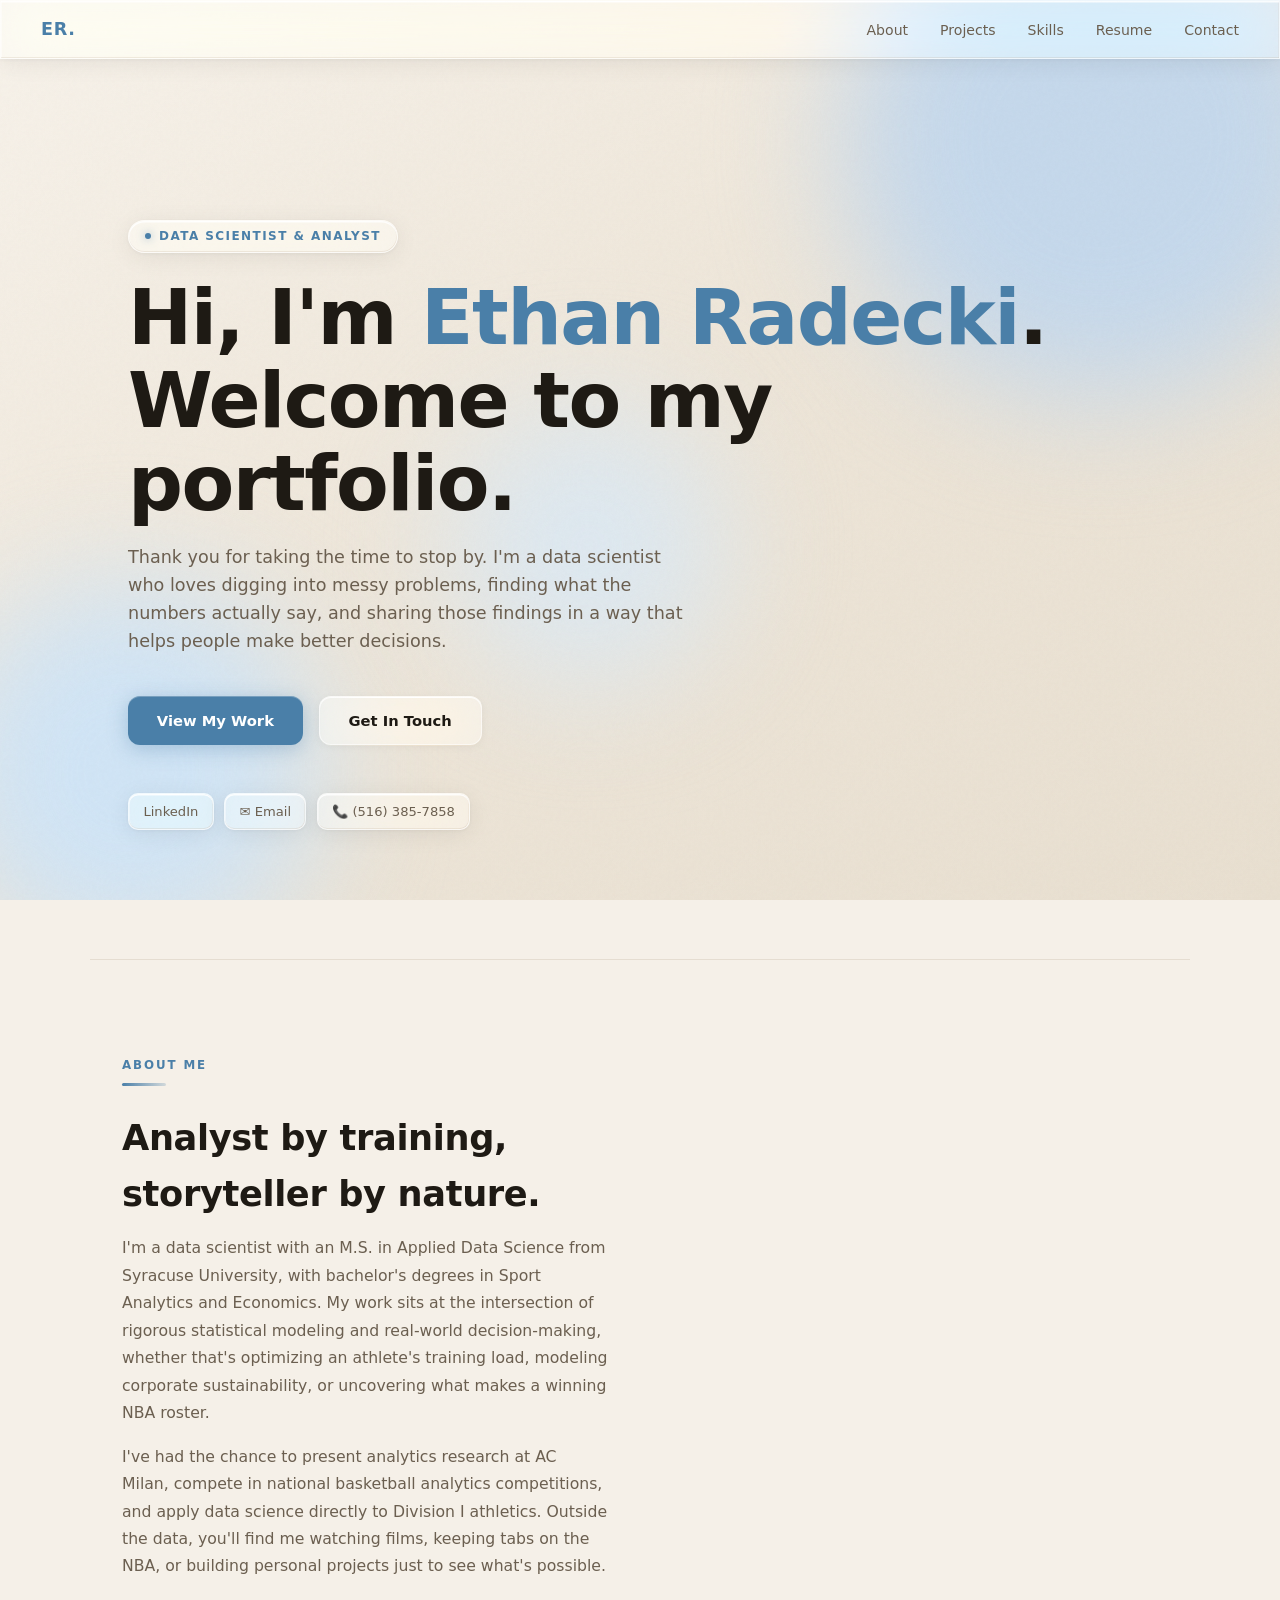
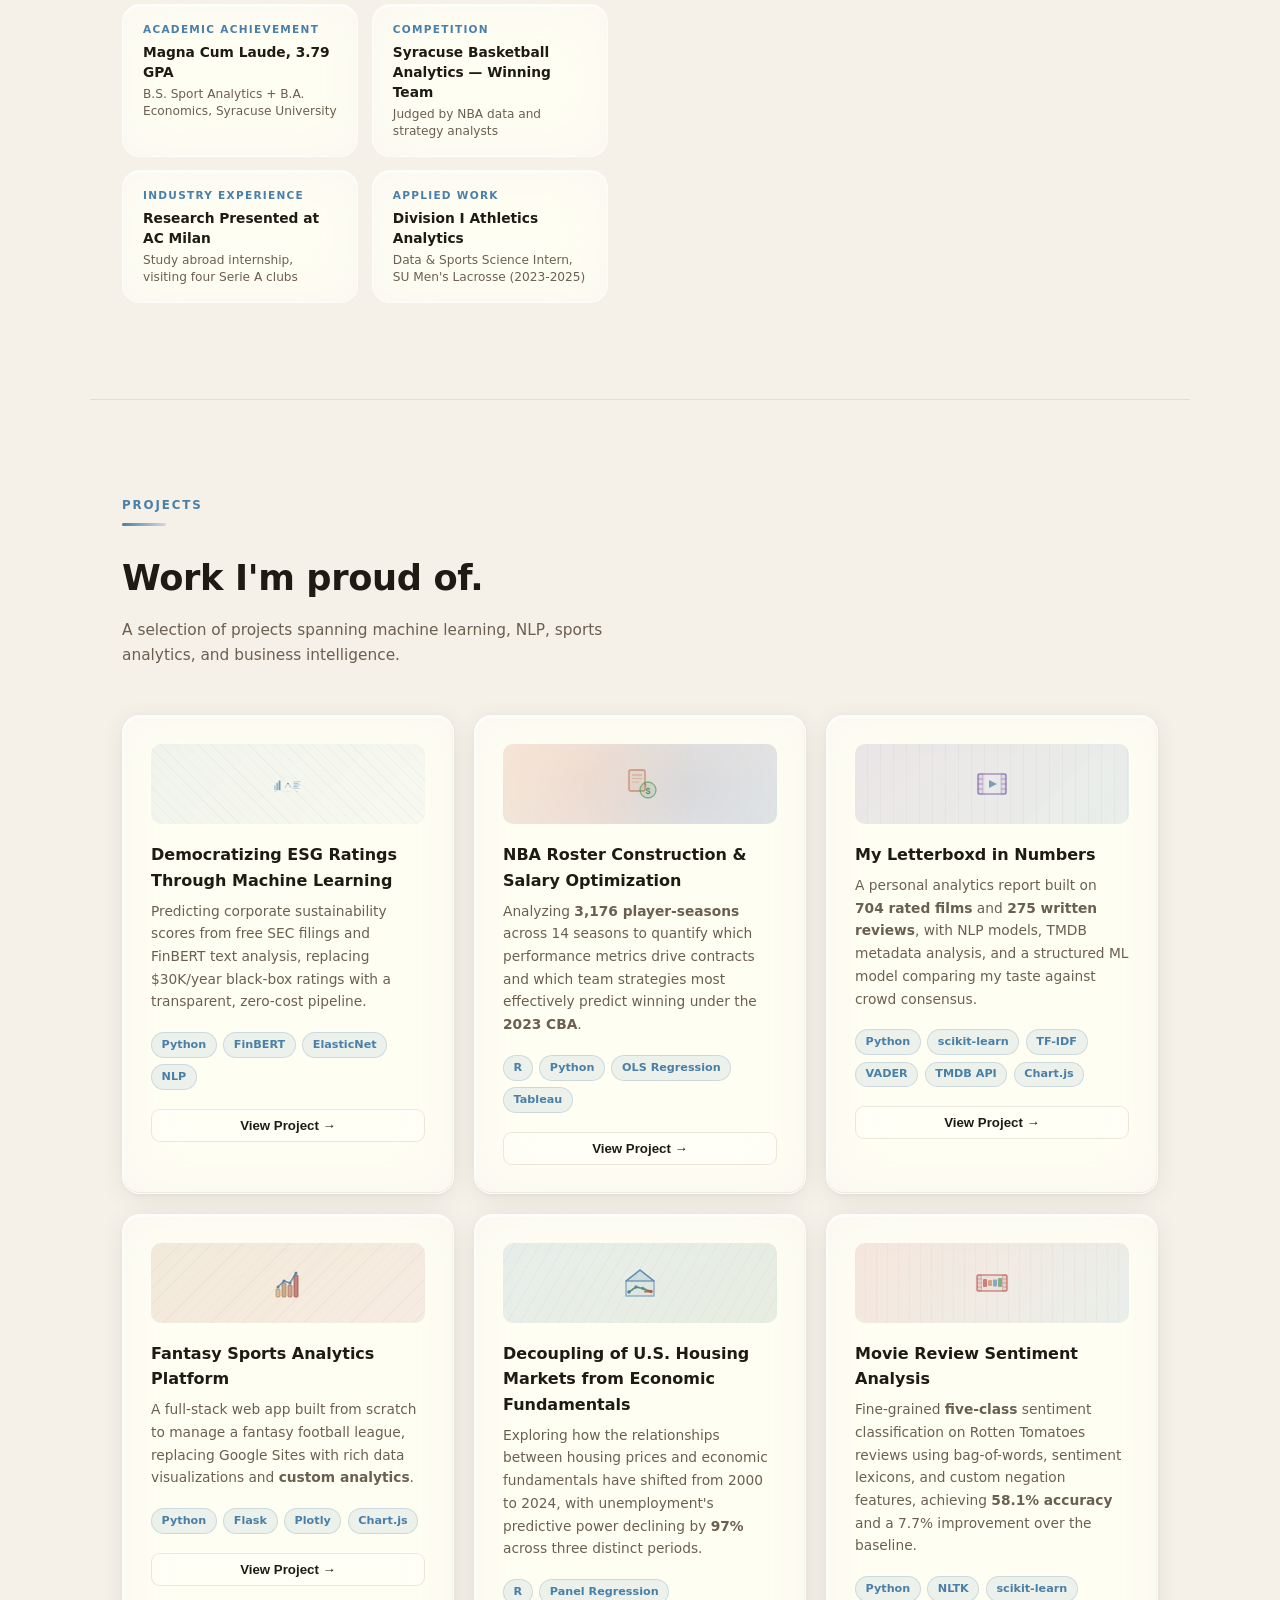
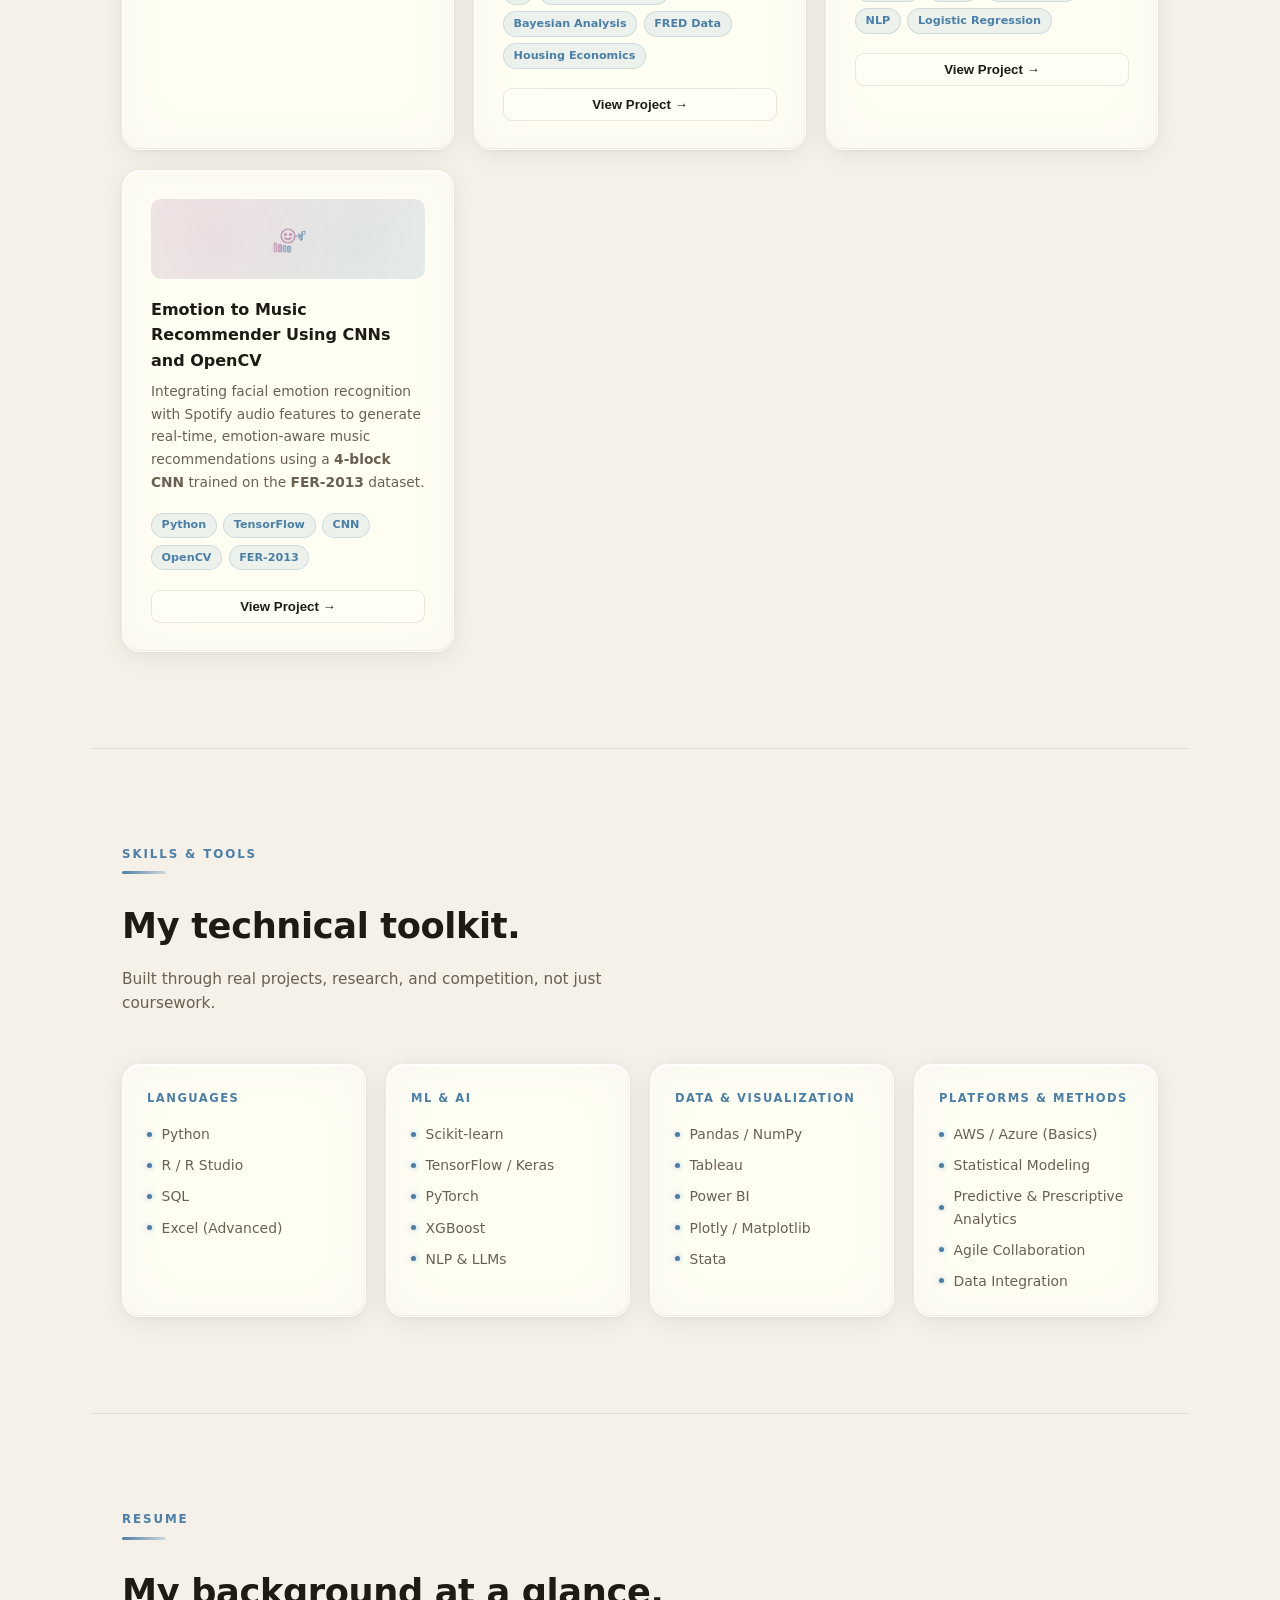
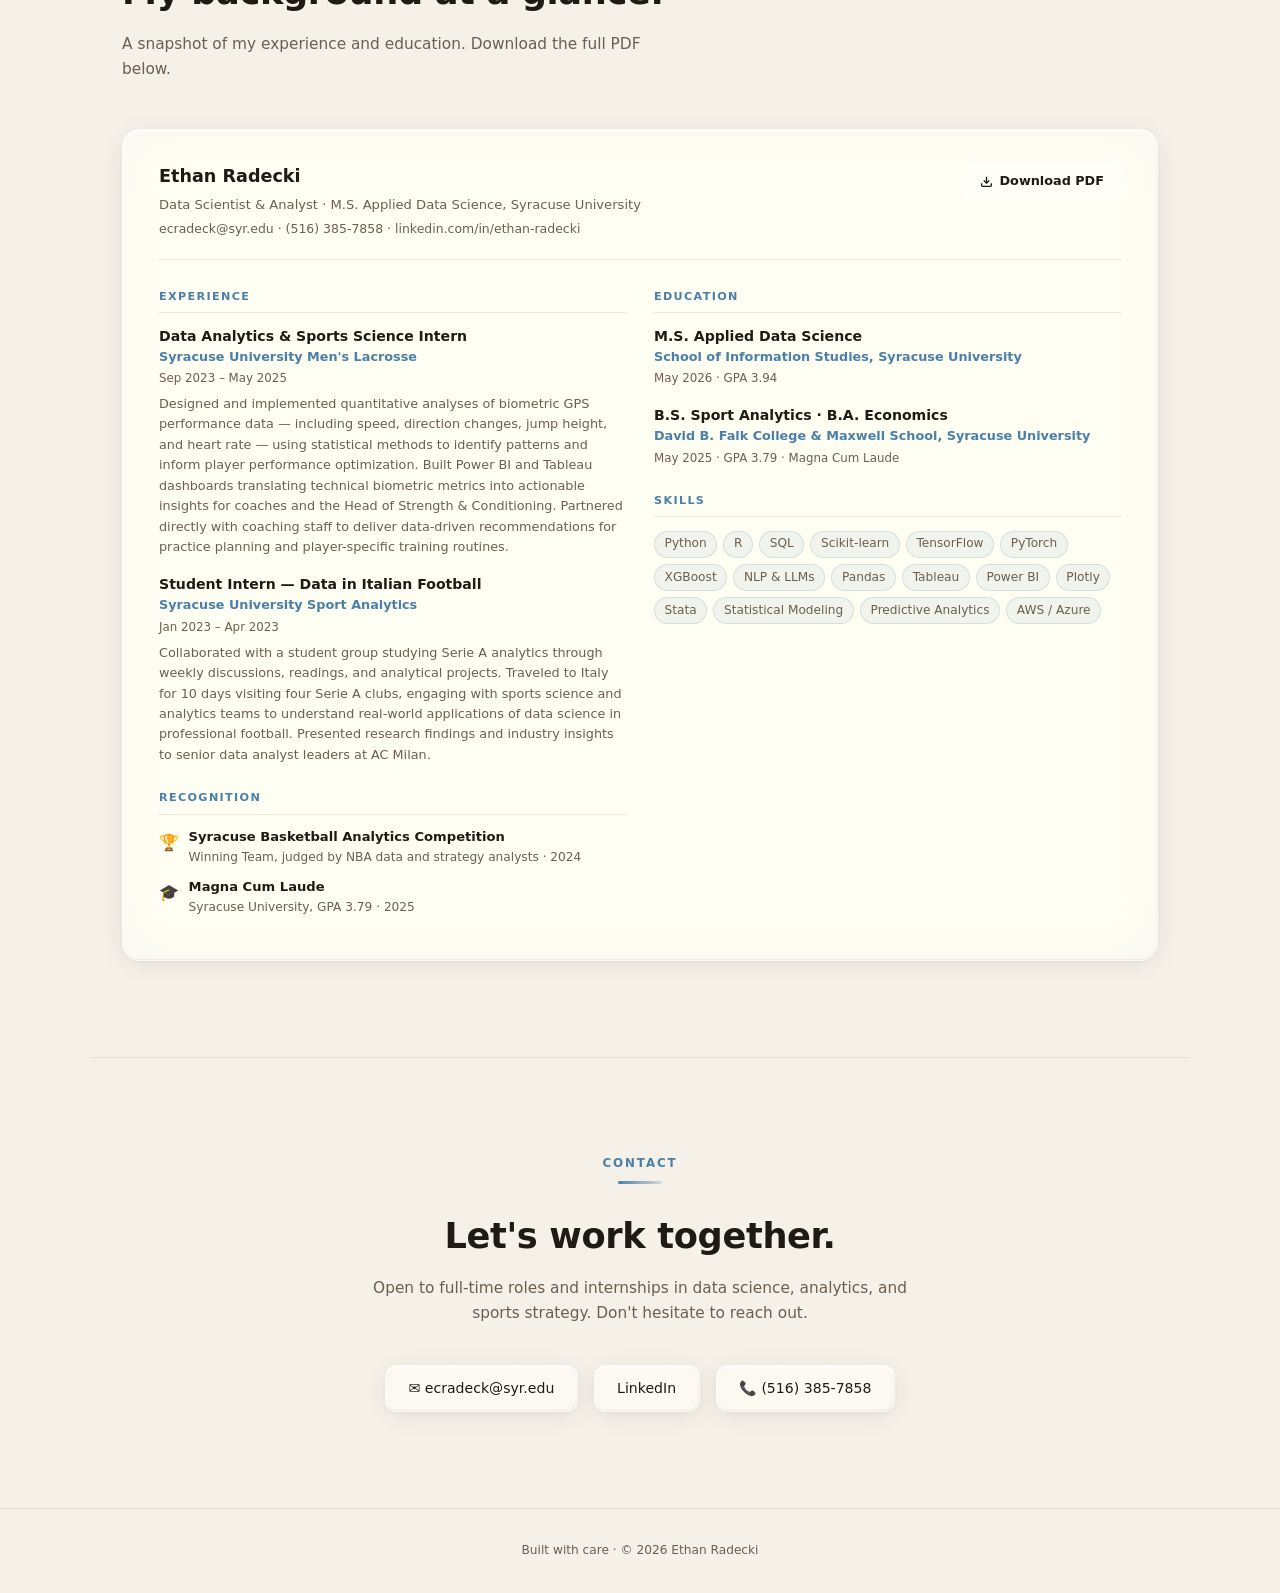
<file: index.html>
<!DOCTYPE html>
<html lang="en">
<head>
<meta charset="UTF-8">
<meta name="viewport" content="width=device-width, initial-scale=1.0">
<title>Ethan Radecki | Data Scientist</title>
<link rel="stylesheet" href="style.css">
<style>
.p-visual-housing { background:linear-gradient(135deg,rgba(74,127,168,0.13),rgba(74,120,100,0.13)); }
.p-visual-housing::before { content:'';position:absolute;inset:0;background:repeating-linear-gradient(120deg,transparent,transparent 10px,rgba(74,127,168,0.05) 10px,rgba(74,127,168,0.05) 11px); }
.p-visual-cnn { background:linear-gradient(135deg,rgba(160,80,140,0.13),rgba(74,127,168,0.12)); }
.p-visual-cnn::before { content:'';position:absolute;inset:0;background:radial-gradient(circle at 25% 50%,rgba(160,80,140,0.08) 0%,transparent 55%),radial-gradient(circle at 75% 50%,rgba(74,127,168,0.08) 0%,transparent 55%); }
.p-visual-sentiment { background:linear-gradient(135deg,rgba(180,60,60,0.12),rgba(74,127,168,0.12)); }
.p-visual-sentiment::before { content:'';position:absolute;inset:0;background:repeating-linear-gradient(90deg,transparent,transparent 10px,rgba(180,60,60,0.04) 10px,rgba(180,60,60,0.04) 11px); }
.p-visual-esg { background:linear-gradient(135deg,rgba(74,127,168,0.08) 0%,rgba(74,127,168,0.04) 100%); }

/* About highlights */
.about-highlights { display:grid; grid-template-columns:1fr 1fr; gap:0.85rem; margin-top:1.5rem; }
.about-highlight { padding:1rem 1.25rem; background:var(--surface); border:1px solid var(--border); border-radius:var(--radius); box-shadow:inset 0 1.5px 0 var(--rim-top); }
.ah-eyebrow { font-size:0.66rem; text-transform:uppercase; letter-spacing:0.12em; color:var(--accent); font-weight:700; margin-bottom:0.3rem; }
.ah-text { font-size:0.86rem; font-weight:600; color:var(--text); line-height:1.45; }
.ah-sub { font-size:0.76rem; color:var(--muted); margin-top:0.2rem; line-height:1.4; }

/* Modal overhaul */
.proj-modal { max-width:560px; }
.m-hero { margin-bottom:1rem; }
.m-hero h2 { font-size:1.1rem; font-weight:800; line-height:1.3; margin-bottom:0.35rem; }
.m-sub { font-size:0.72rem; color:var(--muted); text-transform:uppercase; letter-spacing:0.08em; font-weight:600; }
.m-what { font-size:0.86rem; color:var(--muted); line-height:1.7; margin:0.85rem 0 1rem; }
.m-findings { display:flex; flex-direction:column; gap:0.55rem; margin:0.75rem 0 1.25rem; }
.m-finding { display:flex; gap:0.75rem; align-items:flex-start; font-size:0.84rem; color:var(--muted); line-height:1.6; }
.m-finding-dot { min-width:6px; height:6px; border-radius:50%; background:var(--accent); margin-top:0.52rem; flex-shrink:0; }
.m-finding-text { flex:1; }
.m-finding-text strong { color:var(--text); }
.m-stack-wrap { margin:0.5rem 0 1.25rem; }
.m-stack-label { font-size:0.66rem; text-transform:uppercase; letter-spacing:0.1em; color:var(--accent); font-weight:700; margin-bottom:0.45rem; }
.m-stack-tags { display:flex; flex-wrap:wrap; gap:0.4rem; }
.m-stack-tag { background:rgba(var(--accent-rgb),0.07); border:1px solid rgba(var(--accent-rgb),0.18); color:var(--accent); border-radius:20px; padding:0.2rem 0.65rem; font-size:0.74rem; font-weight:600; }
.m-links { display:flex; gap:0.75rem; flex-wrap:wrap; padding-top:1rem; border-top:1px solid var(--border-dim); }

/* Resume redesign */
.resume-clean { display:grid; grid-template-columns:1fr 1fr; gap:1.75rem; }
.resume-col h4 { font-size:0.7rem; text-transform:uppercase; letter-spacing:0.12em; color:var(--accent); font-weight:700; margin-bottom:0.85rem; padding-bottom:0.4rem; border-bottom:1px solid var(--border-dim); }
.resume-entry { margin-bottom:1.1rem; }
.resume-entry .re-role { font-size:0.88rem; font-weight:700; color:var(--text); line-height:1.3; }
.resume-entry .re-org { font-size:0.8rem; color:var(--accent); font-weight:600; margin-top:0.1rem; }
.resume-entry .re-date { font-size:0.74rem; color:var(--muted); margin-top:0.15rem; }
.resume-entry .re-desc { font-size:0.8rem; color:var(--muted); line-height:1.6; margin-top:0.35rem; }
.resume-award { display:flex; gap:0.6rem; align-items:flex-start; margin-bottom:0.65rem; }
.resume-award .ra-icon { font-size:1rem; flex-shrink:0; margin-top:0.1rem; }
.resume-award .ra-text { font-size:0.82rem; color:var(--text); font-weight:600; line-height:1.4; }
.resume-award .ra-sub { font-size:0.76rem; color:var(--muted); margin-top:0.1rem; }
</style>
</head>
<body>

<div class="bg-wrap">
  <div class="blob blob-1"></div>
  <div class="blob blob-2"></div>
  <div class="blob blob-3"></div>
</div>

<div class="content">

<nav class="glass" style="border-radius:0;">
  <div class="nav-logo">ER.</div>
  <ul class="nav-links">
    <li><a href="#about">About</a></li>
    <li><a href="#projects">Projects</a></li>
    <li><a href="#skills">Skills</a></li>
    <li><a href="#resume">Resume</a></li>
    <li><a href="#contact">Contact</a></li>
  </ul>
</nav>

<section id="hero">
  <div class="hero-tag glass">
    <span class="hero-tag-dot"></span>
    Data Scientist & Analyst
  </div>
  <h1>Hi, I'm <span>Ethan Radecki</span>.<br>Welcome to my portfolio.</h1>
  <p>Thank you for taking the time to stop by. I'm a data scientist who loves digging into messy problems, finding what the numbers actually say, and sharing those findings in a way that helps people make better decisions.</p>
  <div class="hero-btns">
    <a href="#projects" class="btn btn-primary">View My Work</a>
    <a href="#contact" class="btn btn-outline glass">Get In Touch</a>
  </div>
  <div class="hero-socials">
    <a href="https://www.linkedin.com/in/ethan-radecki/" target="_blank" class="glass">LinkedIn</a>
    <a href="mailto:ecradeck@syr.edu" class="glass">✉ Email</a>
    <a href="tel:+15163857858" class="glass">📞 (516) 385-7858</a>
  </div>
</section>

<section id="about">
  <div class="section-label">About Me</div>
  <div class="divider"></div>
  <div class="about-grid">
    <div class="about-text">
      <div class="section-title">Analyst by training,<br>storyteller by nature.</div>
      <p>I'm a data scientist with an M.S. in Applied Data Science from Syracuse University, with bachelor's degrees in Sport Analytics and Economics. My work sits at the intersection of rigorous statistical modeling and real-world decision-making, whether that's optimizing an athlete's training load, modeling corporate sustainability, or uncovering what makes a winning NBA roster.</p>
      <p>I've had the chance to present analytics research at AC Milan, compete in national basketball analytics competitions, and apply data science directly to Division I athletics. Outside the data, you'll find me watching films, keeping tabs on the NBA, or building personal projects just to see what's possible.</p>

      <div class="about-highlights">
        <div class="about-highlight glass">
          <div class="ah-eyebrow">Academic Achievement</div>
          <div class="ah-text">Magna Cum Laude, 3.79 GPA</div>
          <div class="ah-sub">B.S. Sport Analytics + B.A. Economics, Syracuse University</div>
        </div>
        <div class="about-highlight glass">
          <div class="ah-eyebrow">Competition</div>
          <div class="ah-text">Syracuse Basketball Analytics — Winning Team</div>
          <div class="ah-sub">Judged by NBA data and strategy analysts</div>
        </div>
        <div class="about-highlight glass">
          <div class="ah-eyebrow">Industry Experience</div>
          <div class="ah-text">Research Presented at AC Milan</div>
          <div class="ah-sub">Study abroad internship, visiting four Serie A clubs</div>
        </div>
        <div class="about-highlight glass">
          <div class="ah-eyebrow">Applied Work</div>
          <div class="ah-text">Division I Athletics Analytics</div>
          <div class="ah-sub">Data & Sports Science Intern, SU Men's Lacrosse (2023-2025)</div>
        </div>
      </div>
    </div>
    <div class="about-stats" style="display:none;"></div>
  </div>
</section>

<section id="projects">
  <div class="section-label">Projects</div>
  <div class="divider"></div>
  <div class="section-title">Work I'm proud of.</div>
  <p class="section-sub">A selection of projects spanning machine learning, NLP, sports analytics, and business intelligence.</p>
  <div class="projects-grid">

    <!-- 1: ESG -->
    <div class="project-card glass" onclick="openProj('p1')">
      <div class="p-top-bar"></div>
      <div class="p-visual p-visual-esg">
        <svg viewBox="0 0 200 130" xmlns="http://www.w3.org/2000/svg">
          <circle cx="100" cy="65" r="55" fill="none" stroke="rgba(74,127,168,0.15)" stroke-width="1"/>
          <circle cx="100" cy="65" r="40" fill="none" stroke="rgba(74,127,168,0.2)" stroke-width="1"/>
          <rect x="22" y="72" width="10" height="28" rx="2" fill="rgba(74,127,168,0.35)"/>
          <rect x="35" y="58" width="10" height="42" rx="2" fill="rgba(74,127,168,0.55)"/>
          <rect x="48" y="45" width="10" height="55" rx="2" fill="rgba(74,127,168,0.75)"/>
          <path d="M85 85 Q100 40 115 85" fill="none" stroke="rgba(74,127,168,0.8)" stroke-width="2.5" stroke-linecap="round"/>
          <circle cx="100" cy="62" r="4" fill="#4a7fa8"/>
          <rect x="130" y="48" width="42" height="5" rx="2" fill="rgba(74,127,168,0.3)"/>
          <rect x="130" y="58" width="30" height="5" rx="2" fill="rgba(74,127,168,0.5)"/>
          <rect x="130" y="68" width="38" height="5" rx="2" fill="rgba(74,127,168,0.4)"/>
          <rect x="130" y="78" width="24" height="5" rx="2" fill="rgba(74,127,168,0.6)"/>
          <rect x="130" y="88" width="35" height="5" rx="2" fill="rgba(74,127,168,0.35)"/>
          <text x="30" y="112" font-size="7" fill="rgba(74,127,168,0.7)" text-anchor="middle" font-family="sans-serif" font-weight="600">E</text>
          <text x="100" y="112" font-size="7" fill="rgba(74,127,168,0.7)" text-anchor="middle" font-family="sans-serif" font-weight="600">S</text>
          <text x="151" y="112" font-size="7" fill="rgba(74,127,168,0.7)" text-anchor="middle" font-family="sans-serif" font-weight="600">G</text>
        </svg>
      </div>
      <h3>Democratizing ESG Ratings Through Machine Learning</h3>
      <p>Predicting corporate sustainability scores from free SEC filings and FinBERT text analysis, replacing $30K/year black-box ratings with a transparent, zero-cost pipeline.</p>
      <div class="tags"><span class="tag">Python</span><span class="tag">FinBERT</span><span class="tag">ElasticNet</span><span class="tag">NLP</span></div>
      <button class="view-btn">View Project →</button>
    </div>

    <!-- 2: NBA -->
    <div class="project-card glass" onclick="openProj('p4')">
      <div class="p-top-bar"></div>
      <div class="p-visual p-visual-nba">
        <svg viewBox="0 0 36 36" fill="none" xmlns="http://www.w3.org/2000/svg">
          <rect x="7" y="4" width="16" height="21" rx="1.5" stroke="rgba(180,80,40,0.55)" stroke-width="1.3" fill="rgba(180,80,40,0.06)"/>
          <line x1="10" y1="9" x2="20" y2="9" stroke="rgba(180,80,40,0.4)" stroke-width="1"/>
          <line x1="10" y1="12.5" x2="20" y2="12.5" stroke="rgba(180,80,40,0.3)" stroke-width="0.8"/>
          <line x1="10" y1="16" x2="17" y2="16" stroke="rgba(180,80,40,0.3)" stroke-width="0.8"/>
          <circle cx="26" cy="24" r="8" fill="rgba(74,140,80,0.12)" stroke="rgba(74,140,80,0.6)" stroke-width="1.3"/>
          <text x="26" y="28" text-anchor="middle" font-size="9" font-weight="700" fill="rgba(74,140,80,0.85)" font-family="sans-serif">$</text>
          <path d="M23 18 L24 20" stroke="rgba(180,80,40,0.5)" stroke-width="1.1" stroke-linecap="round"/>
        </svg>
      </div>
      <h3>NBA Roster Construction & Salary Optimization</h3>
      <p>Analyzing <strong>3,176 player-seasons</strong> across 14 seasons to quantify which performance metrics drive contracts and which team strategies most effectively predict winning under the <strong>2023 CBA</strong>.</p>
      <div class="tags"><span class="tag">R</span><span class="tag">Python</span><span class="tag">OLS Regression</span><span class="tag">Tableau</span></div>
      <button class="view-btn">View Project →</button>
    </div>

    <!-- 3: Letterboxd -->
    <div class="project-card glass" onclick="openProj('p2')">
      <div class="p-top-bar"></div>
      <div class="p-visual p-visual-movie">
        <svg viewBox="0 0 36 36" fill="none" xmlns="http://www.w3.org/2000/svg">
          <rect x="4" y="8" width="28" height="20" rx="2" stroke="rgba(120,90,160,0.6)" stroke-width="1.5"/>
          <rect x="4" y="8" width="5" height="20" fill="rgba(120,90,160,0.12)" stroke="rgba(120,90,160,0.3)" stroke-width="1"/>
          <rect x="27" y="8" width="5" height="20" fill="rgba(120,90,160,0.12)" stroke="rgba(120,90,160,0.3)" stroke-width="1"/>
          <line x1="4" y1="13" x2="9" y2="13" stroke="rgba(120,90,160,0.5)" stroke-width="1"/>
          <line x1="4" y1="18" x2="9" y2="18" stroke="rgba(120,90,160,0.5)" stroke-width="1"/>
          <line x1="4" y1="23" x2="9" y2="23" stroke="rgba(120,90,160,0.5)" stroke-width="1"/>
          <line x1="27" y1="13" x2="32" y2="13" stroke="rgba(120,90,160,0.5)" stroke-width="1"/>
          <line x1="27" y1="18" x2="32" y2="18" stroke="rgba(120,90,160,0.5)" stroke-width="1"/>
          <line x1="27" y1="23" x2="32" y2="23" stroke="rgba(120,90,160,0.5)" stroke-width="1"/>
          <polygon points="15,14 15,22 23,18" fill="rgba(74,127,168,0.7)"/>
        </svg>
      </div>
      <h3>My Letterboxd in Numbers</h3>
      <p>A personal analytics report built on <strong>704 rated films</strong> and <strong>275 written reviews</strong>, with NLP models, TMDB metadata analysis, and a structured ML model comparing my taste against crowd consensus.</p>
      <div class="tags"><span class="tag">Python</span><span class="tag">scikit-learn</span><span class="tag">TF-IDF</span><span class="tag">VADER</span><span class="tag">TMDB API</span><span class="tag">Chart.js</span></div>
      <button class="view-btn">View Project →</button>
    </div>

    <!-- 4: Fantasy -->
    <div class="project-card glass" onclick="openProj('p3')">
      <div class="p-top-bar"></div>
      <div class="p-visual p-visual-ff">
        <svg viewBox="0 0 36 36" fill="none" xmlns="http://www.w3.org/2000/svg">
          <rect x="6" y="24" width="4" height="8" rx="1" fill="rgba(168,120,74,0.4)" stroke="rgba(168,120,74,0.6)" stroke-width="1"/>
          <rect x="12" y="18" width="4" height="14" rx="1" fill="rgba(168,120,74,0.55)" stroke="rgba(168,120,74,0.7)" stroke-width="1"/>
          <rect x="18" y="20" width="4" height="12" rx="1" fill="rgba(168,100,74,0.5)" stroke="rgba(168,100,74,0.7)" stroke-width="1"/>
          <rect x="24" y="10" width="4" height="22" rx="1" fill="rgba(168,80,74,0.65)" stroke="rgba(168,80,74,0.8)" stroke-width="1"/>
          <path d="M8 22 L14 16 L20 18 L26 8" stroke="rgba(74,127,168,0.8)" stroke-width="1.5" stroke-linecap="round" stroke-linejoin="round" fill="none"/>
          <circle cx="8" cy="22" r="1.5" fill="rgba(74,127,168,0.9)"/>
          <circle cx="14" cy="16" r="1.5" fill="rgba(74,127,168,0.9)"/>
          <circle cx="20" cy="18" r="1.5" fill="rgba(74,127,168,0.9)"/>
          <circle cx="26" cy="8" r="1.5" fill="rgba(74,127,168,0.9)"/>
        </svg>
      </div>
      <h3>Fantasy Sports Analytics Platform</h3>
      <p>A full-stack web app built from scratch to manage a fantasy football league, replacing Google Sites with rich data visualizations and <strong>custom analytics</strong>.</p>
      <div class="tags"><span class="tag">Python</span><span class="tag">Flask</span><span class="tag">Plotly</span><span class="tag">Chart.js</span></div>
      <button class="view-btn">View Project →</button>
    </div>

    <!-- 5: Housing -->
    <div class="project-card glass" onclick="openProj('p5')">
      <div class="p-top-bar"></div>
      <div class="p-visual p-visual-housing">
        <svg viewBox="0 0 36 36" fill="none" xmlns="http://www.w3.org/2000/svg">
          <path d="M18 5 L32 16 L32 31 L4 31 L4 16 Z" stroke="rgba(74,127,168,0.55)" stroke-width="1.5" stroke-linejoin="round" fill="rgba(74,127,168,0.06)"/>
          <path d="M18 5 L32 16 L4 16 Z" stroke="rgba(74,127,168,0.7)" stroke-width="1.5" stroke-linejoin="round" fill="rgba(74,127,168,0.1)"/>
          <path d="M7 27 L14 22 L21 23.5 L29 26.5" stroke="rgba(74,140,100,0.9)" stroke-width="1.8" stroke-linecap="round" stroke-linejoin="round" fill="none" stroke-dasharray="2 1.5"/>
          <path d="M23 26.5 L29 26.4" stroke="rgba(190,80,60,0.85)" stroke-width="2" stroke-linecap="round"/>
          <circle cx="7" cy="27" r="1.8" fill="rgba(74,127,168,0.9)"/>
          <circle cx="14" cy="22" r="1.8" fill="rgba(74,127,168,0.75)"/>
          <circle cx="21" cy="23.5" r="1.8" fill="rgba(74,127,168,0.6)"/>
          <circle cx="29" cy="26.5" r="1.8" fill="rgba(190,80,60,0.85)"/>
        </svg>
      </div>
      <h3>Decoupling of U.S. Housing Markets from Economic Fundamentals</h3>
      <p>Exploring how the relationships between housing prices and economic fundamentals have shifted from 2000 to 2024, with unemployment's predictive power declining by <strong>97%</strong> across three distinct periods.</p>
      <div class="tags"><span class="tag">R</span><span class="tag">Panel Regression</span><span class="tag">Bayesian Analysis</span><span class="tag">FRED Data</span><span class="tag">Housing Economics</span></div>
      <button class="view-btn">View Project →</button>
    </div>

    <!-- 6: Movie Review Sentiment -->
    <div class="project-card glass" onclick="openProj('p7')">
      <div class="p-top-bar"></div>
      <div class="p-visual p-visual-sentiment">
        <svg viewBox="0 0 36 36" fill="none" xmlns="http://www.w3.org/2000/svg">
          <rect x="3" y="10" width="30" height="16" rx="2" stroke="rgba(180,60,60,0.55)" stroke-width="1.3" fill="rgba(180,60,60,0.05)"/>
          <rect x="3" y="10" width="4.5" height="16" fill="rgba(180,60,60,0.1)" stroke="rgba(180,60,60,0.3)" stroke-width="0.8"/>
          <rect x="28.5" y="10" width="4.5" height="16" fill="rgba(180,60,60,0.1)" stroke="rgba(180,60,60,0.3)" stroke-width="0.8"/>
          <line x1="3" y1="14" x2="7.5" y2="14" stroke="rgba(180,60,60,0.4)" stroke-width="0.8"/>
          <line x1="3" y1="18" x2="7.5" y2="18" stroke="rgba(180,60,60,0.4)" stroke-width="0.8"/>
          <line x1="3" y1="22" x2="7.5" y2="22" stroke="rgba(180,60,60,0.4)" stroke-width="0.8"/>
          <line x1="28.5" y1="14" x2="33" y2="14" stroke="rgba(180,60,60,0.4)" stroke-width="0.8"/>
          <line x1="28.5" y1="18" x2="33" y2="18" stroke="rgba(180,60,60,0.4)" stroke-width="0.8"/>
          <line x1="28.5" y1="22" x2="33" y2="22" stroke="rgba(180,60,60,0.4)" stroke-width="0.8"/>
          <rect x="9" y="14" width="4" height="8" rx="1" fill="rgba(180,60,60,0.6)"/>
          <rect x="14" y="15" width="4" height="6" rx="1" fill="rgba(200,120,60,0.6)"/>
          <rect x="19" y="14.5" width="4" height="7" rx="1" fill="rgba(74,127,168,0.6)"/>
          <rect x="24" y="13" width="4" height="9" rx="1" fill="rgba(74,160,100,0.7)"/>
        </svg>
      </div>
      <h3>Movie Review Sentiment Analysis</h3>
      <p>Fine-grained <strong>five-class</strong> sentiment classification on Rotten Tomatoes reviews using bag-of-words, sentiment lexicons, and custom negation features, achieving <strong>58.1% accuracy</strong> and a 7.7% improvement over the baseline.</p>
      <div class="tags"><span class="tag">Python</span><span class="tag">NLTK</span><span class="tag">scikit-learn</span><span class="tag">NLP</span><span class="tag">Logistic Regression</span></div>
      <button class="view-btn">View Project →</button>
    </div>

    <!-- 7: CNN Emotion -->
    <div class="project-card glass" onclick="openProj('p6')">
      <div class="p-top-bar"></div>
      <div class="p-visual p-visual-cnn">
        <svg viewBox="0 0 36 36" fill="none" xmlns="http://www.w3.org/2000/svg">
          <circle cx="18" cy="15" r="7" stroke="rgba(160,80,140,0.6)" stroke-width="1.2" fill="rgba(160,80,140,0.05)"/>
          <circle cx="15.5" cy="13.5" r="1.2" fill="rgba(160,80,140,0.7)"/>
          <circle cx="20.5" cy="13.5" r="1.2" fill="rgba(160,80,140,0.7)"/>
          <path d="M15 17 Q18 19.5 21 17" stroke="rgba(160,80,140,0.7)" stroke-width="1.1" fill="none" stroke-linecap="round"/>
          <path d="M26 15 L30 15" stroke="rgba(74,127,168,0.7)" stroke-width="1.2" stroke-linecap="round"/>
          <path d="M28.5 13 L31 15 L28.5 17" stroke="rgba(74,127,168,0.7)" stroke-width="1.2" stroke-linecap="round" stroke-linejoin="round" fill="none"/>
          <path d="M32 11 L32 18" stroke="rgba(74,127,168,0.8)" stroke-width="1.2" stroke-linecap="round"/>
          <circle cx="31" cy="18.5" r="1.3" fill="rgba(74,127,168,0.7)"/>
          <path d="M32 11 L35 10 L35 13 L32 14" stroke="rgba(74,127,168,0.6)" stroke-width="1" fill="none" stroke-linecap="round" stroke-linejoin="round"/>
          <rect x="4" y="22" width="3" height="9" rx="0.5" fill="rgba(160,80,140,0.25)" stroke="rgba(160,80,140,0.4)" stroke-width="0.8"/>
          <rect x="8.5" y="23.5" width="3" height="7.5" rx="0.5" fill="rgba(160,80,140,0.35)" stroke="rgba(160,80,140,0.5)" stroke-width="0.8"/>
          <rect x="13" y="24.5" width="3" height="6.5" rx="0.5" fill="rgba(74,127,168,0.3)" stroke="rgba(74,127,168,0.5)" stroke-width="0.8"/>
          <rect x="17.5" y="25" width="3" height="6" rx="0.5" fill="rgba(74,127,168,0.4)" stroke="rgba(74,127,168,0.6)" stroke-width="0.8"/>
        </svg>
      </div>
      <h3>Emotion to Music Recommender Using CNNs and OpenCV</h3>
      <p>Integrating facial emotion recognition with Spotify audio features to generate real-time, emotion-aware music recommendations using a <strong>4-block CNN</strong> trained on the <strong>FER-2013</strong> dataset.</p>
      <div class="tags"><span class="tag">Python</span><span class="tag">TensorFlow</span><span class="tag">CNN</span><span class="tag">OpenCV</span><span class="tag">FER-2013</span></div>
      <button class="view-btn">View Project →</button>
    </div>

  </div>
</section>

<section id="skills">
  <div class="section-label">Skills & Tools</div>
  <div class="divider"></div>
  <div class="section-title">My technical toolkit.</div>
  <p class="section-sub">Built through real projects, research, and competition, not just coursework.</p>
  <div class="skills-grid">
    <div class="skill-group glass">
      <h4>Languages</h4>
      <div class="skill-list">
        <div class="skill-item"><div class="skill-dot"></div>Python</div>
        <div class="skill-item"><div class="skill-dot"></div>R / R Studio</div>
        <div class="skill-item"><div class="skill-dot"></div>SQL</div>
        <div class="skill-item"><div class="skill-dot"></div>Excel (Advanced)</div>
      </div>
    </div>
    <div class="skill-group glass">
      <h4>ML & AI</h4>
      <div class="skill-list">
        <div class="skill-item"><div class="skill-dot"></div>Scikit-learn</div>
        <div class="skill-item"><div class="skill-dot"></div>TensorFlow / Keras</div>
        <div class="skill-item"><div class="skill-dot"></div>PyTorch</div>
        <div class="skill-item"><div class="skill-dot"></div>XGBoost</div>
        <div class="skill-item"><div class="skill-dot"></div>NLP & LLMs</div>
      </div>
    </div>
    <div class="skill-group glass">
      <h4>Data & Visualization</h4>
      <div class="skill-list">
        <div class="skill-item"><div class="skill-dot"></div>Pandas / NumPy</div>
        <div class="skill-item"><div class="skill-dot"></div>Tableau</div>
        <div class="skill-item"><div class="skill-dot"></div>Power BI</div>
        <div class="skill-item"><div class="skill-dot"></div>Plotly / Matplotlib</div>
        <div class="skill-item"><div class="skill-dot"></div>Stata</div>
      </div>
    </div>
    <div class="skill-group glass">
      <h4>Platforms & Methods</h4>
      <div class="skill-list">
        <div class="skill-item"><div class="skill-dot"></div>AWS / Azure (Basics)</div>
        <div class="skill-item"><div class="skill-dot"></div>Statistical Modeling</div>
        <div class="skill-item"><div class="skill-dot"></div>Predictive & Prescriptive Analytics</div>
        <div class="skill-item"><div class="skill-dot"></div>Agile Collaboration</div>
        <div class="skill-item"><div class="skill-dot"></div>Data Integration</div>
      </div>
    </div>
  </div>
</section>

<section id="resume">
  <div class="section-label">Resume</div>
  <div class="divider"></div>
  <div class="section-title">My background at a glance.</div>
  <p class="section-sub">A snapshot of my experience and education. Download the full PDF below.</p>

  <div class="resume-card glass" style="padding:2rem 2.25rem;">
    <div style="display:flex; justify-content:space-between; align-items:flex-start; flex-wrap:wrap; gap:1rem; margin-bottom:1.75rem; padding-bottom:1.25rem; border-bottom:1px solid var(--border-dim);">
      <div>
        <h3 style="font-size:1.1rem; font-weight:800; margin-bottom:0.2rem;">Ethan Radecki</h3>
        <p style="font-size:0.82rem; color:var(--muted);">Data Scientist & Analyst · M.S. Applied Data Science, Syracuse University</p>
        <p style="font-size:0.78rem; color:var(--muted); margin-top:0.25rem;">ecradeck@syr.edu · (516) 385-7858 · linkedin.com/in/ethan-radecki</p>
      </div>
      <a href="RadeckiEthan_Resume_May2026.pdf" download class="r-btn dl" style="display:inline-flex; align-items:center; gap:0.4rem; white-space:nowrap;">
        <svg width="13" height="13" viewBox="0 0 24 24" fill="none" stroke="currentColor" stroke-width="2.5"><path d="M21 15v4a2 2 0 0 1-2 2H5a2 2 0 0 1-2-2v-4"/><polyline points="7 10 12 15 17 10"/><line x1="12" y1="15" x2="12" y2="3"/></svg>
        Download PDF
      </a>
    </div>

    <div class="resume-clean">
      <div class="resume-col">
        <h4>Experience</h4>
        <div class="resume-entry">
          <div class="re-role">Data Analytics & Sports Science Intern</div>
          <div class="re-org">Syracuse University Men's Lacrosse</div>
          <div class="re-date">Sep 2023 – May 2025</div>
          <div class="re-desc">Designed and implemented quantitative analyses of biometric GPS performance data — including speed, direction changes, jump height, and heart rate — using statistical methods to identify patterns and inform player performance optimization. Built Power BI and Tableau dashboards translating technical biometric metrics into actionable insights for coaches and the Head of Strength & Conditioning. Partnered directly with coaching staff to deliver data-driven recommendations for practice planning and player-specific training routines.</div>
        </div>
        <div class="resume-entry">
          <div class="re-role">Student Intern — Data in Italian Football</div>
          <div class="re-org">Syracuse University Sport Analytics</div>
          <div class="re-date">Jan 2023 – Apr 2023</div>
          <div class="re-desc">Collaborated with a student group studying Serie A analytics through weekly discussions, readings, and analytical projects. Traveled to Italy for 10 days visiting four Serie A clubs, engaging with sports science and analytics teams to understand real-world applications of data science in professional football. Presented research findings and industry insights to senior data analyst leaders at AC Milan.</div>
        </div>

        <h4 style="margin-top:1.5rem;">Recognition</h4>
        <div class="resume-award">
          <div class="ra-icon">🏆</div>
          <div>
            <div class="ra-text">Syracuse Basketball Analytics Competition</div>
            <div class="ra-sub">Winning Team, judged by NBA data and strategy analysts · 2024</div>
          </div>
        </div>
        <div class="resume-award">
          <div class="ra-icon">🎓</div>
          <div>
            <div class="ra-text">Magna Cum Laude</div>
            <div class="ra-sub">Syracuse University, GPA 3.79 · 2025</div>
          </div>
        </div>
      </div>

      <div class="resume-col">
        <h4>Education</h4>
        <div class="resume-entry">
          <div class="re-role">M.S. Applied Data Science</div>
          <div class="re-org">School of Information Studies, Syracuse University</div>
          <div class="re-date">May 2026 · GPA 3.94</div>
        </div>
        <div class="resume-entry">
          <div class="re-role">B.S. Sport Analytics · B.A. Economics</div>
          <div class="re-org">David B. Falk College & Maxwell School, Syracuse University</div>
          <div class="re-date">May 2025 · GPA 3.79 · Magna Cum Laude</div>
        </div>

        <h4 style="margin-top:1.5rem;">Skills</h4>
        <div class="r-sk-grid" style="margin-top:0.5rem;">
          <span class="r-sk">Python</span><span class="r-sk">R</span><span class="r-sk">SQL</span><span class="r-sk">Scikit-learn</span><span class="r-sk">TensorFlow</span><span class="r-sk">PyTorch</span><span class="r-sk">XGBoost</span><span class="r-sk">NLP & LLMs</span><span class="r-sk">Pandas</span><span class="r-sk">Tableau</span><span class="r-sk">Power BI</span><span class="r-sk">Plotly</span><span class="r-sk">Stata</span><span class="r-sk">Statistical Modeling</span><span class="r-sk">Predictive Analytics</span><span class="r-sk">AWS / Azure</span>
        </div>
      </div>
    </div>
  </div>
</section>

<section id="contact">
  <div class="section-label">Contact</div>
  <div class="divider" style="margin:0.5rem auto 1.5rem;"></div>
  <div class="section-title">Let's work together.</div>
  <p class="section-sub">Open to full-time roles and internships in data science, analytics, and sports strategy. Don't hesitate to reach out.</p>
  <div class="contact-row">
    <a href="mailto:ecradeck@syr.edu" class="c-link glass">✉ ecradeck@syr.edu</a>
    <a href="https://www.linkedin.com/in/ethan-radecki/" target="_blank" class="c-link glass">LinkedIn</a>
    <a href="tel:+15163857858" class="c-link glass">📞 (516) 385-7858</a>
  </div>
</section>

<footer>Built with care · © 2026 Ethan Radecki</footer>
</div>

<!-- PROJECT MODAL -->
<div class="overlay" id="projOverlay" onclick="closeProjModal(event)">
  <div class="modal-box proj-modal">
    <button class="m-close" onclick="closeProj()">✕</button>
    <div class="m-hero">
      <h2 id="mTitle"></h2>
      <p class="m-sub" id="mSub"></p>
    </div>
    <div class="m-links" id="mLinksTop"></div>
    <p class="m-what" id="mOverview"></p>
    <div class="m-findings" id="mPoints"></div>
    <div class="m-stack-wrap">
      <div class="m-stack-label">Stack</div>
      <div class="m-stack-tags" id="mStack"></div>
    </div>
  </div>
</div>

<script>
const data = {
  p1:{
    title:"Democratizing ESG: Predicting Sustainability Scores from Free Public Data",
    sub:"IST 707 Applied Machine Learning · Python · FinBERT · ElasticNet",
    overview:"Commercial ESG ratings cost up to $30,000 per year and use proprietary black-box methodologies. This project builds a machine learning pipeline that predicts corporate ESG scores using only freely available SEC 10-K filings and public EDGAR financial data, making sustainability signal accessible without a subscription. The Social pillar model achieved a test R\u00b2 of 0.215 with full coefficient-level interpretability.",
    pts:[
      {bold:"Extracted and processed narrative text", text:" from three 10-K filing sections (Business, Risk Factors, MD&A) for 323 S&P 500 companies via the SEC EDGAR API."},
      {bold:"76 FinBERT sentiment features", text:" per company generated by chunking filing text into sentences and scoring positive/negative/neutral probabilities using a finance-specific language model."},
      {bold:"ElasticNet selected over XGBoost and Ridge", text:" via 5-fold CV; L1 regularization drove 110-128 of 130 features to zero, producing a sparse, directly interpretable model."},
      {bold:"Best result: Social pillar Test R\u00b2 = 0.215.", text:" Governance near-zero confirmed as a structural ceiling since board and compensation signals do not appear in 10-K filings."}
    ],
    stack:["Python","FinBERT","ElasticNet","SEC EDGAR API","scikit-learn","pandas"],
    gh:"#",
    report:"reports/esg.html"
  },
  p2:{
    title:"My Letterboxd in Numbers",
    sub:"Personal Analytics · Python · scikit-learn · Chart.js",
    overview:"Two years of rating and reviewing every film I watch, turned into a full analytics pipeline. Two ML models trained on 704 films: one on review text, one on film properties. The question: can my writing, or the film itself, predict how much I liked it?",
    pts:[
      {bold:"704 rated films, 275 written reviews", text:" analyzed with genre, director, actor, and financial metadata from the TMDB API."},
      {bold:"NLP model (TF-IDF + VADER):", text:" 3-class Logistic Regression achieves 62% accuracy vs a 48% majority-class baseline."},
      {bold:"Structured model reveals:", text:" removing TMDB vote average collapses R\u00b2 to near zero. Genre, director, and runtime alone explain almost nothing about personal taste."},
      {bold:"VADER sentiment correlates only 0.16", text:" with star ratings, suggesting an analytical, often humorous writing style regardless of how much I liked a film."}
    ],
    stack:["Python","scikit-learn","TF-IDF","VADER","Ridge Regression","TMDB API","Chart.js"],
    report:"reports/movies.html"
  },
  p3:{
    title:"Fantasy Sports Analytics Platform",
    sub:"Full-Stack Web App · Flask · Python · Plotly · Deployed on Render",
    overview:"A full-stack fantasy football platform built from scratch with no prior web development experience. Six seasons of league data turned into a live analytics site with custom metrics, ML, and per-manager dashboards.",
    pts:[
      {bold:"Three original metrics:", text:" Dominance Score, Luck Score, and Schedule Luck Rating, which quantifies career wins gained or lost due to schedule randomness."},
      {bold:"Similarity engine:", text:" weighted Euclidean distance matches each 2025 playoff team against every historical team across 7 features."},
      {bold:"Logistic regression (AUC 0.83):", text:" Q2 and Q4 scoring are the only statistically significant predictors of playoff qualification."},
      {bold:"14 per-manager dashboards", text:" deployed live on Render via GitHub."}
    ],
    stack:["Python","Flask","Pandas","Plotly","Chart.js","Scikit-learn","SciPy","Bootstrap","Render"],
    report:"reports/fantasy-football.html"
  },
  p4:{
    title:"NBA Roster Construction & Salary Optimization",
    sub:"Senior Thesis · Syracuse University · 2025",
    overview:"Three OLS models across 3,176 player-seasons and 420 team rosters (2011-2025) examine what drives contracts, which playstyle indicators predict wins, and whether offense or defense matters more.",
    pts:[
      {bold:"Points per game (+0.571%) and assists per game (+0.535%)", text:" are the strongest individual drivers of salary share."},
      {bold:"A point guard in 2020-25 earns 3.159% more salary share", text:" than a center in 2011-15, quantifying the league-wide shift to pace-and-space."},
      {bold:"Limiting turnovers (4.3pp decrease) outweighs forcing them (3.1pp gain):", text:" ball security beats defensive aggression."},
      {bold:"Net defensive rating (2.896% per unit) narrowly edges offense (2.872%)", text:" in a model explaining 93.3% of win percentage variance."},
      {bold:"Three-point shooting volume and accuracy", text:" are not statistically significant predictors of year-to-year team success."}
    ],
    stack:["R","Python","OLS Regression","Tableau","Basketball-Reference","RealGM"],
    report:"reports/nba-roster-construction.html"
  },
  p5:{
    title:"Decoupling of U.S. Housing Markets from Economic Fundamentals",
    sub:"Academic Research · R · Panel Regression · Bayesian Analysis · 2025",
    overview:"Monthly data from 20 U.S. metro regions (2000-2024, 5,840 observations) tested through both frequentist and Bayesian models to identify how unemployment's relationship with housing prices shifted across three periods.",
    pts:[
      {bold:"Pre-Crisis (2000-2008):", text:" a one percentage point rise in unemployment predicted a 2.19% monthly decline in housing prices."},
      {bold:"Covid (2020-2024):", text:" that effect fell to just 0.06%, a 97% decline in sensitivity across the three periods."},
      {bold:"The 95% Bayesian HDI for the Covid period contains zero,", text:" indicating a 95% probability the relationship has completely decoupled."},
      {bold:"Bayes Factor of 6.8x10\u00b9\u2079\u2075", text:" provides decisive support for the period-differentiated model over any single-coefficient alternative."}
    ],
    stack:["R","Panel Regression","Bayesian MCMC","BayesFactor","FRED Data","cluster-robust SE"],
    report:"reports/housing.html"
  },
  p6:{
    title:"Emotion to Music Recommender Using CNNs and OpenCV",
    sub:"Course Project · TensorFlow / Keras · OpenCV · FER-2013",
    overview:"A real-time pipeline that reads a facial expression via webcam, classifies it into one of seven emotions using a custom CNN, maps the result to a Spotify valence range, and returns a song recommendation.",
    pts:[
      {bold:"4-block CNN (32, 64, 128, 256 filters)", text:" trained on 35,887 FER-2013 grayscale images across 7 emotion classes."},
      {bold:"37.1% live trial accuracy", text:" vs a 14.3% random baseline; Happy and Sad both reached ~80%."},
      {bold:"Disgust and Fear fell to 4%", text:" due to dataset imbalance and visual similarity to other classes."},
      {bold:"Valence mapping:", text:" each emotion maps to a Spotify valence range (Happy: 0.70-1.00, Sad: 0.00-0.25) for contextual recommendation."}
    ],
    stack:["Python","TensorFlow","Keras","OpenCV","FER-2013","Spotify Dataset","Haar Cascade"],
    report:"reports/cnn-emotion-music.html"
  },
  p7:{
    title:"Movie Review Sentiment Analysis",
    sub:"IST 664 Natural Language Processing · Syracuse University · 2025",
    overview:"Five-class sentiment classification on 156,060 Rotten Tomatoes phrases using progressive feature engineering. Binary classification is easy; distinguishing five sentiment levels is not. 55-60% is strong performance at this level of granularity.",
    pts:[
      {bold:"Best model:", text:" Bag-of-words + sentiment lexicons + custom negation features + Logistic Regression + minimal preprocessing."},
      {bold:"58.1% accuracy, 55.3% F-1", text:" on 10,000 samples, a 7.7% accuracy improvement and 12.8% F-1 improvement over the BoW baseline."},
      {bold:"POS tags decreased performance", text:" while minimal preprocessing outperformed aggressive text cleaning for complex models."},
      {bold:"Logistic Regression and SVM beat Naive Bayes by +2.3% accuracy,", text:" validating findings from Pang et al. (2002)."}
    ],
    stack:["Python","NLTK","scikit-learn","Logistic Regression","SVM","LIWC","Subjectivity Lexicon"],
    report:"reports/movie-review-sentiment.html"
  }
};

function openProj(id) {
  const p = data[id];
  if (!p) return;

  document.getElementById('mTitle').textContent = p.title;
  document.getElementById('mSub').textContent = p.sub;
  document.getElementById('mOverview').textContent = p.overview;

  const linksTop = document.getElementById('mLinksTop');
  linksTop.innerHTML = '';
  if (p.report) {
    const a = document.createElement('a');
    a.href = p.report;
    a.className = 'm-link s';
    a.textContent = 'View Full Report \u2192';
    linksTop.appendChild(a);
  }
  if (p.gh && p.gh !== '#') {
    const a = document.createElement('a');
    a.href = p.gh;
    a.target = '_blank';
    a.className = 'm-link p';
    a.textContent = 'View on GitHub';
    linksTop.appendChild(a);
  }
  if (p.demo) {
    const a = document.createElement('a');
    a.href = p.demo;
    a.target = '_blank';
    a.className = 'm-link s';
    a.textContent = 'Live Demo';
    linksTop.appendChild(a);
  }

  const ptsList = document.getElementById('mPoints');
  ptsList.innerHTML = p.pts.map(pt =>
    `<div class="m-finding"><div class="m-finding-dot"></div><div class="m-finding-text"><strong>${pt.bold}</strong>${pt.text}</div></div>`
  ).join('');

  const stackEl = document.getElementById('mStack');
  stackEl.innerHTML = p.stack.map(s => `<span class="m-stack-tag">${s}</span>`).join('');

  document.getElementById('projOverlay').classList.add('open');
  document.body.style.overflow = 'hidden';
}

function closeProjModal(e){ if(e.target===document.getElementById('projOverlay')) closeProj(); }
function closeProj(){ document.getElementById('projOverlay').classList.remove('open'); document.body.style.overflow=''; }

document.addEventListener('keydown',e=>{ if(e.key==='Escape') closeProj(); });
</script>
</body>
</html>
</file>
<file: style.css>
:root {
  --bg: #f5f0e8; --bg2: #ede7dc;
  --surface: rgba(255,255,255,0.38); --surface-hover: rgba(255,255,255,0.52);
  --border: rgba(255,255,255,0.55); --border-dim: rgba(200,185,165,0.35);
  --accent: #4a7fa8; --accent2: #2d5f80; --accent-rgb: 74,127,168;
  --glow: rgba(74,127,168,0.2);
  --text: #1e1a14; --muted: #6b5f50;
  --rim-top: rgba(255,255,255,0.82); --rim-bot: rgba(180,160,135,0.18);
  --radius: 18px;
  --blob1: #c5d8eb; --blob2: #d0e4f5; --blob3: #dde8f0;
}
* { margin:0; padding:0; box-sizing:border-box; }
html { scroll-behavior:smooth; }
body { background:var(--bg); color:var(--text); font-family:'Segoe UI',system-ui,-apple-system,sans-serif; line-height:1.6; min-height:100vh; }

/* ── BACKGROUND ── */
.bg-wrap { position:fixed; inset:0; z-index:0; overflow:hidden; pointer-events:none; background:linear-gradient(145deg,#f7f2ea 0%,#ede5d8 50%,#e8dfd0 100%); }
.blob { position:absolute; border-radius:50%; filter:blur(60px); will-change:transform; }
.blob-1 { width:520px;height:520px;top:-120px;right:-80px;background:var(--blob1);animation:drift1 18s ease-in-out infinite alternate; }
.blob-2 { width:380px;height:380px;bottom:-60px;left:-60px;background:var(--blob2);animation:drift2 14s ease-in-out infinite alternate; }
.blob-3 { width:280px;height:280px;top:45%;left:35%;background:var(--blob3);animation:drift3 20s ease-in-out infinite alternate; }
.bg-wrap::after { content:'';position:absolute;inset:0;background-image:url("data:image/svg+xml,%3Csvg viewBox='0 0 256 256' xmlns='http://www.w3.org/2000/svg'%3E%3Cfilter id='noise'%3E%3CfeTurbulence type='fractalNoise' baseFrequency='0.9' numOctaves='4' stitchTiles='stitch'/%3E%3C/filter%3E%3Crect width='100%25' height='100%25' filter='url(%23noise)' opacity='0.035'/%3E%3C/svg%3E");opacity:0.6; }
@keyframes drift1 { from{transform:translate(0,0) scale(1)} to{transform:translate(-50px,60px) scale(1.12)} }
@keyframes drift2 { from{transform:translate(0,0) scale(1)} to{transform:translate(60px,-40px) scale(1.08)} }
@keyframes drift3 { from{transform:translate(0,0) scale(1)} to{transform:translate(-30px,50px) scale(1.15)} }

/* ── GLASS ── */
.glass {
  background:var(--surface);
  backdrop-filter:blur(28px) saturate(2.2) brightness(1.06);
  -webkit-backdrop-filter:blur(28px) saturate(2.2) brightness(1.06);
  border:1px solid var(--border); border-radius:var(--radius); position:relative; overflow:hidden;
  box-shadow:inset 0 1.5px 0 var(--rim-top),inset 0 -1px 0 var(--rim-bot),inset 1px 0 0 rgba(255,255,255,0.4),inset -1px 0 0 rgba(200,180,155,0.12),0 4px 24px rgba(0,0,0,0.07),0 1px 4px rgba(0,0,0,0.05);
}
.glass::before { content:'';position:absolute;top:0;left:8%;right:8%;height:1px;background:linear-gradient(90deg,transparent 0%,rgba(255,255,255,0.9) 40%,rgba(255,255,255,0.9) 60%,transparent 100%);z-index:2;pointer-events:none; }
.glass::after { content:'';position:absolute;top:0;left:-80%;width:50%;height:100%;background:linear-gradient(110deg,transparent 30%,rgba(255,255,255,0.18) 48%,rgba(255,255,255,0.10) 52%,transparent 70%);z-index:2;pointer-events:none;transition:left 0.75s ease; }
.glass:hover::after { left:130%; }
.glass:hover { background:var(--surface-hover);box-shadow:inset 0 1.5px 0 var(--rim-top),inset 0 -1px 0 var(--rim-bot),inset 1px 0 0 rgba(255,255,255,0.5),0 8px 40px rgba(0,0,0,0.10),0 0 0 1px rgba(var(--accent-rgb),0.3); }

/* ── NAV ── */
nav { position:fixed;top:0;width:100%;z-index:100;background:rgba(245,240,232,0.55);backdrop-filter:blur(32px) saturate(2.4) brightness(1.04);-webkit-backdrop-filter:blur(32px) saturate(2.4) brightness(1.04);border-bottom:1px solid rgba(255,255,255,0.6);box-shadow:inset 0 1px 0 rgba(255,255,255,0.85),0 1px 0 rgba(200,180,155,0.2),0 4px 20px rgba(0,0,0,0.06);padding:0.9rem 2.5rem;display:flex;justify-content:space-between;align-items:center; }
.nav-logo { font-weight:800;font-size:1.1rem;color:var(--accent);letter-spacing:0.04em;text-decoration:none; }
.nav-links { display:flex;gap:2rem;list-style:none; }
.nav-links a { color:var(--muted);text-decoration:none;font-size:0.88rem;font-weight:500;transition:color 0.2s; }
.nav-links a:hover { color:var(--accent); }
.nav-back { display:flex;align-items:center;gap:0.5rem;color:var(--muted);text-decoration:none;font-size:0.86rem;font-weight:500;padding:0.4rem 0.9rem;border-radius:9px;transition:all 0.2s;background:var(--surface);border:1px solid var(--border);box-shadow:inset 0 1px 0 var(--rim-top); }
.nav-back:hover { color:var(--accent);border-color:rgba(var(--accent-rgb),0.4);transform:translateX(-2px); }

/* ── LAYOUT ── */
.content { position:relative;z-index:1; }
section { padding:6rem 2rem;max-width:1100px;margin:0 auto; }

/* ── HERO ── */
#hero { min-height:100vh;display:flex;flex-direction:column;justify-content:center;max-width:100%;padding:6rem 10% 4rem; }
.hero-tag { display:inline-flex;align-items:center;gap:0.5rem;width:fit-content;margin-bottom:1.5rem;padding:0.35rem 1rem;border-radius:30px;font-size:0.75rem;letter-spacing:0.12em;text-transform:uppercase;color:var(--accent);font-weight:600; }
.hero-tag-dot { width:6px;height:6px;border-radius:50%;background:var(--accent);box-shadow:0 0 8px rgba(var(--accent-rgb),0.6);animation:pulse 2s ease-in-out infinite; }
@keyframes pulse { 0%,100%{opacity:1;transform:scale(1)} 50%{opacity:0.5;transform:scale(0.8)} }
#hero h1 { font-size:clamp(2.8rem,6vw,4.8rem);font-weight:800;line-height:1.08;margin-bottom:1.1rem;letter-spacing:-0.02em; }
#hero h1 span { color:var(--accent); }
#hero > p { font-size:1.1rem;color:var(--muted);max-width:560px;margin-bottom:2.5rem; }
.hero-btns { display:flex;gap:1rem;flex-wrap:wrap; }
.btn { padding:0.75rem 1.8rem;border-radius:12px;font-size:0.92rem;font-weight:600;text-decoration:none;cursor:pointer;border:none;transition:all 0.25s;display:inline-flex;align-items:center;gap:0.5rem; }
.btn-primary { background:var(--accent);color:#fff;box-shadow:0 4px 20px rgba(var(--accent-rgb),0.35),inset 0 1px 0 rgba(255,255,255,0.25); }
.btn-primary:hover { transform:translateY(-2px);box-shadow:0 8px 28px rgba(var(--accent-rgb),0.45);filter:brightness(1.06); }
.btn-outline { color:var(--text);border:1px solid var(--border);box-shadow:inset 0 1px 0 var(--rim-top),0 2px 8px rgba(0,0,0,0.05); }
.btn-outline:hover { border-color:rgba(var(--accent-rgb),0.5);color:var(--accent);transform:translateY(-2px); }
.hero-socials { display:flex;gap:0.65rem;margin-top:3rem;flex-wrap:wrap; }
.hero-socials a { color:var(--muted);text-decoration:none;font-size:0.82rem;font-weight:500;padding:0.42rem 0.9rem;border-radius:10px;transition:all 0.2s;display:flex;align-items:center;gap:0.35rem; }
.hero-socials a:hover { color:var(--accent);transform:translateY(-2px); }

/* ── SECTION HEADERS ── */
.section-label { color:var(--accent);font-size:0.74rem;text-transform:uppercase;letter-spacing:0.16em;font-weight:600;margin-bottom:0.4rem; }
.section-title { font-size:clamp(1.6rem,3vw,2.2rem);font-weight:800;margin-bottom:0.75rem;letter-spacing:-0.01em; }
.section-sub { color:var(--muted);max-width:540px;margin-bottom:3rem;font-size:0.96rem; }
.divider { width:44px;height:3px;background:linear-gradient(90deg,var(--accent),rgba(var(--accent-rgb),0.2));border-radius:2px;margin:0.5rem 0 1.5rem; }
.section-divider { width:100%;height:1px;background:var(--border-dim);margin:2.5rem 0;border:none; }

/* ── ABOUT ── */
#about { border-top:1px solid var(--border-dim); }
.about-grid { display:grid;grid-template-columns:1fr 1fr;gap:4rem;align-items:center; }
.about-text p { color:var(--muted);margin-bottom:1rem;font-size:0.98rem;line-height:1.75; }
.about-stats { display:grid;grid-template-columns:1fr 1fr;gap:1rem; }
.stat-card { padding:1.5rem;text-align:center;cursor:default;transition:transform 0.25s; }
.stat-card:hover { transform:translateY(-4px); }
.stat-num { font-size:2.2rem;font-weight:800;color:var(--accent);line-height:1; }
.stat-label { font-size:0.75rem;color:var(--muted);margin-top:0.3rem;font-weight:500; }

/* ── PROJECTS ── */
#projects { border-top:1px solid var(--border-dim); }
.projects-grid { display:grid;grid-template-columns:repeat(auto-fit,minmax(265px,1fr));gap:1.25rem; }
.project-card { padding:1.75rem;cursor:pointer;transition:transform 0.3s,box-shadow 0.3s; }
.project-card:hover { transform:translateY(-6px); }
.p-top-bar { position:absolute;top:0;left:0;right:0;height:2px;background:linear-gradient(90deg,var(--accent),rgba(var(--accent-rgb),0.1));border-radius:var(--radius) var(--radius) 0 0;transform:scaleX(0);transform-origin:left;transition:transform 0.35s;z-index:3; }
.project-card:hover .p-top-bar { transform:scaleX(1); }
.p-visual { width:100%;height:80px;border-radius:10px;margin-bottom:1.1rem;display:flex;align-items:center;justify-content:center;position:relative;overflow:hidden; }
.p-visual svg { width:36px;height:36px;position:relative;z-index:1; }
.p-visual-esg { background:linear-gradient(135deg,rgba(74,127,168,0.15),rgba(74,168,120,0.15)); }
.p-visual-esg::before { content:'';position:absolute;inset:0;background:repeating-linear-gradient(45deg,transparent,transparent 8px,rgba(74,140,100,0.05) 8px,rgba(74,140,100,0.05) 9px); }
.p-visual-movie { background:linear-gradient(135deg,rgba(120,90,160,0.15),rgba(74,127,168,0.12)); }
.p-visual-movie::before { content:'';position:absolute;inset:0;background:repeating-linear-gradient(90deg,transparent,transparent 12px,rgba(120,90,160,0.05) 12px,rgba(120,90,160,0.05) 13px); }
.p-visual-ff { background:linear-gradient(135deg,rgba(168,120,74,0.15),rgba(168,74,74,0.1)); }
.p-visual-ff::before { content:'';position:absolute;inset:0;background:repeating-linear-gradient(135deg,transparent,transparent 10px,rgba(168,100,74,0.05) 10px,rgba(168,100,74,0.05) 11px); }
.p-visual-nba { background:linear-gradient(135deg,rgba(200,80,40,0.12),rgba(20,60,150,0.12)); }
.p-visual-nba::before { content:'';position:absolute;inset:0;background:radial-gradient(circle at 30% 50%,rgba(200,80,40,0.08) 0%,transparent 60%),radial-gradient(circle at 70% 50%,rgba(20,60,150,0.08) 0%,transparent 60%); }
.project-card h3 { font-size:1rem;font-weight:700;margin-bottom:0.4rem; }
.project-card p { color:var(--muted);font-size:0.86rem;margin-bottom:1.2rem;line-height:1.65; }
.tags { display:flex;gap:0.4rem;flex-wrap:wrap;margin-bottom:1.2rem; }
.tag { color:var(--accent);font-size:0.7rem;font-weight:600;padding:0.18rem 0.6rem;border-radius:20px;background:rgba(var(--accent-rgb),0.1);border:1px solid rgba(var(--accent-rgb),0.2); }
.view-btn { width:100%;padding:0.5rem;border-radius:9px;font-size:0.83rem;font-weight:600;cursor:pointer;transition:all 0.2s;border:1px solid var(--border-dim);background:rgba(255,255,255,0.3);color:var(--text);box-shadow:inset 0 1px 0 rgba(255,255,255,0.6); }
.view-btn:hover { background:var(--accent);color:#fff;border-color:var(--accent);box-shadow:0 4px 16px rgba(var(--accent-rgb),0.35); }

/* ── SKILLS ── */
#skills { border-top:1px solid var(--border-dim); }
.skills-grid { display:grid;grid-template-columns:repeat(auto-fit,minmax(215px,1fr));gap:1.25rem; }
.skill-group { padding:1.5rem;transition:transform 0.25s; }
.skill-group:hover { transform:translateY(-3px); }
.skill-group h4 { font-size:0.72rem;text-transform:uppercase;letter-spacing:0.13em;color:var(--accent);font-weight:700;margin-bottom:1rem; }
.skill-list { display:flex;flex-direction:column;gap:0.55rem; }
.skill-item { display:flex;align-items:center;gap:0.6rem;font-size:0.87rem;color:var(--muted);font-weight:500; }
.skill-dot { width:5px;height:5px;border-radius:50%;background:var(--accent);flex-shrink:0;box-shadow:0 0 5px rgba(var(--accent-rgb),0.5); }

/* ── RESUME ── */
#resume { border-top:1px solid var(--border-dim); }
.resume-card { overflow:hidden; }
.resume-top { padding:1.4rem 2rem;display:flex;justify-content:space-between;align-items:center;border-bottom:1px solid rgba(200,185,165,0.25);background:rgba(255,255,255,0.12); }
.resume-top h3 { font-size:0.98rem;font-weight:700;margin-bottom:0.15rem; }
.resume-top p { color:var(--muted);font-size:0.8rem; }
.r-actions { display:flex;gap:0.65rem; }
.r-btn { padding:0.48rem 1rem;border-radius:9px;font-size:0.8rem;font-weight:600;cursor:pointer;border:none;transition:all 0.2s;text-decoration:none;display:inline-flex;align-items:center;gap:0.35rem; }
.r-btn.expand { background:var(--accent);color:#fff;box-shadow:0 4px 14px rgba(var(--accent-rgb),0.35); }
.r-btn.expand:hover { filter:brightness(1.08);transform:translateY(-1px); }
.r-btn.dl { background:rgba(255,255,255,0.35);color:var(--text);border:1px solid var(--border);box-shadow:inset 0 1px 0 rgba(255,255,255,0.6); }
.r-btn.dl:hover { color:var(--accent);border-color:rgba(var(--accent-rgb),0.4); }
.resume-body { padding:2rem;display:grid;grid-template-columns:1fr 1fr;gap:2rem; }
.r-col h4 { font-size:0.7rem;text-transform:uppercase;letter-spacing:0.13em;color:var(--accent);font-weight:700;margin-bottom:0.9rem;padding-bottom:0.4rem;border-bottom:1px solid var(--border-dim); }
.r-entry { margin-bottom:1.2rem; }
.r-entry .role { font-size:0.88rem;font-weight:700; }
.r-entry .org { font-size:0.8rem;color:var(--accent);margin-bottom:0.12rem; }
.r-entry .date { font-size:0.72rem;color:var(--muted);margin-bottom:0.3rem; }
.r-entry .desc { font-size:0.78rem;color:var(--muted);line-height:1.55; }
.r-tags { display:flex;flex-wrap:wrap;gap:0.3rem;margin-top:0.4rem; }
.r-tag { background:rgba(var(--accent-rgb),0.08);border:1px solid rgba(var(--accent-rgb),0.18);color:var(--muted);border-radius:20px;padding:0.12rem 0.5rem;font-size:0.66rem; }

/* ── RESUME MODAL CONTENT ── */
.r-full-head { text-align:center;margin-bottom:2rem;padding-bottom:1.5rem;border-bottom:1px solid var(--border-dim); }
.r-full-head h2 { font-size:1.7rem;font-weight:800;margin-bottom:0.25rem; }
.r-full-head .sub { color:var(--muted);font-size:0.86rem; }
.r-contact-row { display:flex;gap:1.2rem;justify-content:center;flex-wrap:wrap;margin-top:0.65rem; }
.r-contact-row span { font-size:0.78rem;color:var(--muted); }
.r-sect { margin-bottom:1.75rem; }
.r-sect h3 { font-size:0.7rem;text-transform:uppercase;letter-spacing:0.16em;color:var(--accent);font-weight:700;margin-bottom:0.7rem;padding-bottom:0.35rem;border-bottom:1px solid var(--border-dim); }
.r-full-entry { margin-bottom:1.1rem; }
.r-eh { display:flex;justify-content:space-between;align-items:baseline;flex-wrap:wrap;gap:0.4rem;margin-bottom:0.18rem; }
.r-et { font-size:0.92rem;font-weight:700; }
.r-ed { font-size:0.75rem;color:var(--muted); }
.r-eo { font-size:0.82rem;color:var(--accent);margin-bottom:0.3rem; }
.r-full-entry ul { padding-left:1.05rem; }
.r-full-entry ul li { font-size:0.83rem;color:var(--muted);margin-bottom:0.28rem;line-height:1.55; }
.r-sk-grid { display:flex;flex-wrap:wrap;gap:0.38rem; }
.r-sk { background:rgba(var(--accent-rgb),0.08);border:1px solid rgba(var(--accent-rgb),0.18);color:var(--muted);border-radius:20px;padding:0.18rem 0.6rem;font-size:0.76rem; }

/* ── CONTACT ── */
#contact { border-top:1px solid var(--border-dim);text-align:center; }
#contact .section-sub { margin:0 auto 2.5rem; }
.contact-row { display:flex;gap:1rem;justify-content:center;flex-wrap:wrap; }
.c-link { display:flex;align-items:center;gap:0.55rem;color:var(--text);text-decoration:none;font-size:0.88rem;font-weight:500;padding:0.7rem 1.4rem;border-radius:12px;transition:all 0.2s; }
.c-link:hover { color:var(--accent);transform:translateY(-2px); }
footer { text-align:center;padding:2rem;color:var(--muted);font-size:0.76rem;border-top:1px solid var(--border-dim); }

/* ── MODALS ── */
.overlay { position:fixed;inset:0;background:rgba(180,160,135,0.28);backdrop-filter:blur(18px) saturate(1.8) brightness(0.96);-webkit-backdrop-filter:blur(18px) saturate(1.8) brightness(0.96);z-index:200;display:flex;align-items:center;justify-content:center;padding:2rem;opacity:0;pointer-events:none;transition:opacity 0.3s; }
.overlay.open { opacity:1;pointer-events:all; }
.modal-box { background:rgba(250,246,240,0.82);backdrop-filter:blur(48px) saturate(2.5) brightness(1.08);-webkit-backdrop-filter:blur(48px) saturate(2.5) brightness(1.08);border:1px solid rgba(255,255,255,0.7);border-radius:22px;position:relative;box-shadow:inset 0 2px 0 rgba(255,255,255,0.9),inset 0 -1px 0 rgba(180,160,135,0.2),inset 1px 0 0 rgba(255,255,255,0.6),0 32px 80px rgba(100,80,60,0.18),0 8px 24px rgba(0,0,0,0.08);transform:translateY(28px) scale(0.96);transition:transform 0.4s cubic-bezier(0.34,1.56,0.64,1);max-height:92vh;overflow-y:auto; }
.overlay.open .modal-box { transform:translateY(0) scale(1); }
.proj-modal { max-width:620px;width:100%;padding:2.5rem; }
.res-modal { max-width:780px;width:100%;padding:2.5rem; }
.m-close { position:absolute;top:1.2rem;right:1.2rem;background:rgba(255,255,255,0.45);border:1px solid rgba(255,255,255,0.7);color:var(--muted);width:30px;height:30px;border-radius:50%;cursor:pointer;font-size:0.9rem;display:flex;align-items:center;justify-content:center;transition:all 0.2s;box-shadow:inset 0 1px 0 rgba(255,255,255,0.8); }
.m-close:hover { color:var(--text);border-color:rgba(var(--accent-rgb),0.5); }
.modal-box h2 { font-size:1.35rem;font-weight:800;margin-bottom:0.35rem; }
.m-sub { color:var(--muted);font-size:0.85rem;margin-bottom:1.5rem; }
.m-sect { margin-bottom:1.4rem; }
.m-sect h4 { font-size:0.7rem;text-transform:uppercase;letter-spacing:0.13em;color:var(--accent);font-weight:700;margin-bottom:0.45rem; }
.m-sect p,.m-sect li { color:var(--muted);font-size:0.9rem;line-height:1.7; }
.m-sect ul { padding-left:1.1rem; }
.m-sect li { margin-bottom:0.35rem; }
.m-links { display:flex;gap:0.7rem;margin-top:1.8rem;flex-wrap:wrap; }
.m-link { flex:1;text-align:center;padding:0.65rem;border-radius:10px;text-decoration:none;font-size:0.86rem;font-weight:700;transition:all 0.2s;min-width:120px; }
.m-link.p { background:var(--accent);color:#fff;box-shadow:0 4px 16px rgba(var(--accent-rgb),0.35); }
.m-link.p:hover { filter:brightness(1.08); }
.m-link.s { background:rgba(255,255,255,0.4);color:var(--text);border:1px solid var(--border); }
.m-link.s:hover { color:var(--accent);border-color:rgba(var(--accent-rgb),0.4); }

/* ── REPORT PAGES ── */
.report-wrap { max-width:860px;margin:0 auto;padding:7rem 2rem 5rem; }
.report-tag { display:inline-flex;align-items:center;gap:0.5rem;padding:0.3rem 0.9rem;border-radius:20px;margin-bottom:1.2rem;font-size:0.72rem;letter-spacing:0.12em;text-transform:uppercase;color:var(--accent);font-weight:600;background:rgba(var(--accent-rgb),0.08);border:1px solid rgba(var(--accent-rgb),0.2); }
.report-header h1 { font-size:clamp(1.8rem,4vw,2.8rem);font-weight:800;line-height:1.15;letter-spacing:-0.02em;margin-bottom:1rem; }
.report-header h1 span { color:var(--accent); }
.report-meta { display:flex;gap:1.5rem;flex-wrap:wrap;margin-bottom:1.5rem; }
.meta-item { font-size:0.82rem;color:var(--muted);display:flex;align-items:center;gap:0.35rem; }
.meta-dot { width:4px;height:4px;border-radius:50%;background:var(--accent); }
.report-summary { font-size:1.05rem;color:var(--muted);line-height:1.8;max-width:680px; }
.report-actions { display:flex;gap:0.75rem;flex-wrap:wrap;margin-top:1.75rem; }
.r-btn.primary { background:var(--accent);color:#fff;box-shadow:0 4px 16px rgba(var(--accent-rgb),0.3),inset 0 1px 0 rgba(255,255,255,0.2); }
.r-btn.primary:hover { filter:brightness(1.08);transform:translateY(-2px); }
.r-btn.secondary { background:var(--surface);color:var(--text);border:1px solid var(--border);box-shadow:inset 0 1px 0 var(--rim-top);backdrop-filter:blur(12px); }
.r-btn.secondary:hover { color:var(--accent);border-color:rgba(var(--accent-rgb),0.4);transform:translateY(-2px); }
.prose { font-size:0.97rem;color:var(--muted);line-height:1.85;margin-bottom:1.25rem; }
.prose strong { color:var(--text);font-weight:600; }
.stat-row { display:grid;grid-template-columns:repeat(auto-fit,minmax(140px,1fr));gap:1rem;margin:1.5rem 0; }
.stat-box { padding:1.2rem 1rem;text-align:center; }
.stat-box .num { font-size:1.8rem;font-weight:800;color:var(--accent);line-height:1; }
.stat-box .label { font-size:0.74rem;color:var(--muted);margin-top:0.3rem;font-weight:500; }
.findings-list { list-style:none;display:flex;flex-direction:column;gap:0.75rem;margin:1rem 0; }
.findings-list li { display:flex;gap:0.75rem;align-items:flex-start;font-size:0.93rem;color:var(--muted);line-height:1.65; }
.finding-dot { width:20px;height:20px;border-radius:50%;background:rgba(var(--accent-rgb),0.12);border:1px solid rgba(var(--accent-rgb),0.25);flex-shrink:0;display:flex;align-items:center;justify-content:center;margin-top:2px; }
.finding-dot::after { content:'';width:6px;height:6px;border-radius:50%;background:var(--accent); }
.callout { padding:1.5rem 1.75rem;margin:2rem 0;border-left:3px solid var(--accent);border-radius:0 var(--radius) var(--radius) 0; }
.callout .callout-label { font-size:0.7rem;text-transform:uppercase;letter-spacing:0.12em;color:var(--accent);font-weight:700;margin-bottom:0.4rem; }
.callout p { font-size:0.93rem;color:var(--muted);line-height:1.75; }
.visual-block { margin:2rem 0; }
.visual-block .caption { font-size:0.8rem;color:var(--muted);margin-top:0.65rem;text-align:center;font-style:italic; }
.visual-placeholder { width:100%;min-height:260px;border-radius:var(--radius);background:rgba(255,255,255,0.25);border:2px dashed rgba(var(--accent-rgb),0.25);display:flex;flex-direction:column;align-items:center;justify-content:center;gap:0.5rem;color:rgba(var(--accent-rgb),0.5);font-size:0.85rem;font-weight:500;padding:2rem;backdrop-filter:blur(8px); }
.visual-grid { display:grid;grid-template-columns:1fr 1fr;gap:1.25rem;margin:2rem 0; }
/* ── LIGHTBOX ── */
.lightbox-overlay {
  position:fixed; inset:0; z-index:500;
  background:rgba(20,15,10,0.85);
  backdrop-filter:blur(12px);
  -webkit-backdrop-filter:blur(12px);
  display:flex; align-items:center; justify-content:center;
  padding:2rem; opacity:0; pointer-events:none;
  transition:opacity 0.3s;
}
.lightbox-overlay.active { opacity:1; pointer-events:all; }
.lightbox-overlay img {
  max-width:100%; max-height:90vh;
  border-radius:12px;
  box-shadow:0 32px 80px rgba(0,0,0,0.6);
  transform:scale(0.95);
  transition:transform 0.35s cubic-bezier(0.34,1.56,0.64,1);
  cursor:zoom-out;
}
.lightbox-overlay.active img { transform:scale(1); }
.lightbox-close {
  position:absolute; top:1.5rem; right:1.5rem;
  background:rgba(255,255,255,0.1); border:1px solid rgba(255,255,255,0.2);
  color:#fff; width:36px; height:36px; border-radius:50%;
  cursor:pointer; font-size:1rem; display:flex; align-items:center; justify-content:center;
  transition:all 0.2s;
}
.lightbox-close:hover { background:rgba(255,255,255,0.2); }
.visual-img { cursor:zoom-in; transition:transform 0.2s, box-shadow 0.2s; max-height:400px; width:100%; object-fit:contain; }
.visual-img:hover { transform:scale(1.01); box-shadow:0 12px 40px rgba(0,0,0,0.15); }
.stack-tags { display:flex;flex-wrap:wrap;gap:0.5rem;margin-top:0.75rem; }
.stack-tag { background:rgba(var(--accent-rgb),0.08);border:1px solid rgba(var(--accent-rgb),0.2);color:var(--accent);border-radius:20px;padding:0.25rem 0.75rem;font-size:0.78rem;font-weight:600; }
.report-footer { margin-top:4rem;padding-top:2rem;border-top:1px solid var(--border-dim);display:flex;justify-content:space-between;align-items:center;flex-wrap:wrap;gap:1rem; }
.report-footer p { font-size:0.78rem;color:var(--muted); }

/* ── RESPONSIVE ── */
@media(max-width:1024px){
  #hero { padding:6rem 6% 4rem; }
  .about-grid { gap:2.5rem; }
  .projects-grid { grid-template-columns:repeat(2,1fr); }
  .skills-grid { grid-template-columns:repeat(2,1fr); }
}
@media(max-width:768px){
  nav { padding:0.85rem 1.25rem; }
  .nav-links { gap:1rem; }
  .nav-links a { font-size:0.78rem; }
  #hero { padding:5.5rem 5% 3rem; }
  #hero h1 { font-size:clamp(2rem,8vw,3rem); }
  #hero > p { font-size:0.97rem; }
  .hero-btns { flex-direction:column; }
  .hero-btns .btn { text-align:center;justify-content:center; }
  .hero-socials { gap:0.5rem; }
  .hero-socials a { font-size:0.78rem;padding:0.38rem 0.75rem; }
  section { padding:4rem 1.25rem; }
  .section-title { font-size:1.5rem; }
  .about-grid { grid-template-columns:1fr;gap:2rem; }
  .about-stats { grid-template-columns:1fr 1fr; }
  .projects-grid { grid-template-columns:1fr; }
  .project-card { padding:1.4rem; }
  .skills-grid { grid-template-columns:1fr 1fr;gap:1rem; }
  .skill-group { padding:1.1rem; }
  .resume-top { flex-direction:column;gap:0.9rem;align-items:flex-start; }
  .resume-body { grid-template-columns:1fr;gap:1.5rem;padding:1.25rem; }
  .r-actions { flex-wrap:wrap; }
  .contact-row { flex-direction:column;align-items:center; }
  .c-link { width:100%;justify-content:center; }
  .overlay { padding:0;align-items:flex-end; }
  .modal-box { border-radius:22px 22px 0 0;max-height:92vh;width:100%; }
  .proj-modal { padding:2rem 1.5rem; }
  .res-modal { padding:2rem 1.5rem; }
  .m-links { flex-direction:column; }
  .r-full-head h2 { font-size:1.4rem; }
  .r-contact-row { flex-direction:column;align-items:center;gap:0.5rem; }
  .r-eh { flex-direction:column;gap:0.1rem; }
  .report-wrap { padding:6rem 1.25rem 4rem; }
  .visual-grid { grid-template-columns:1fr; }
  .report-footer { flex-direction:column;align-items:flex-start; }
  .report-actions { flex-direction:column; }
}
@media(max-width:480px){
  .nav-links { gap:0.65rem; }
  .nav-links a { font-size:0.72rem; }
  .about-stats { grid-template-columns:1fr 1fr; }
  .skills-grid { grid-template-columns:1fr; }
  .stat-num { font-size:1.8rem; }
  .hero-tag { font-size:0.68rem; }
}
</file>
